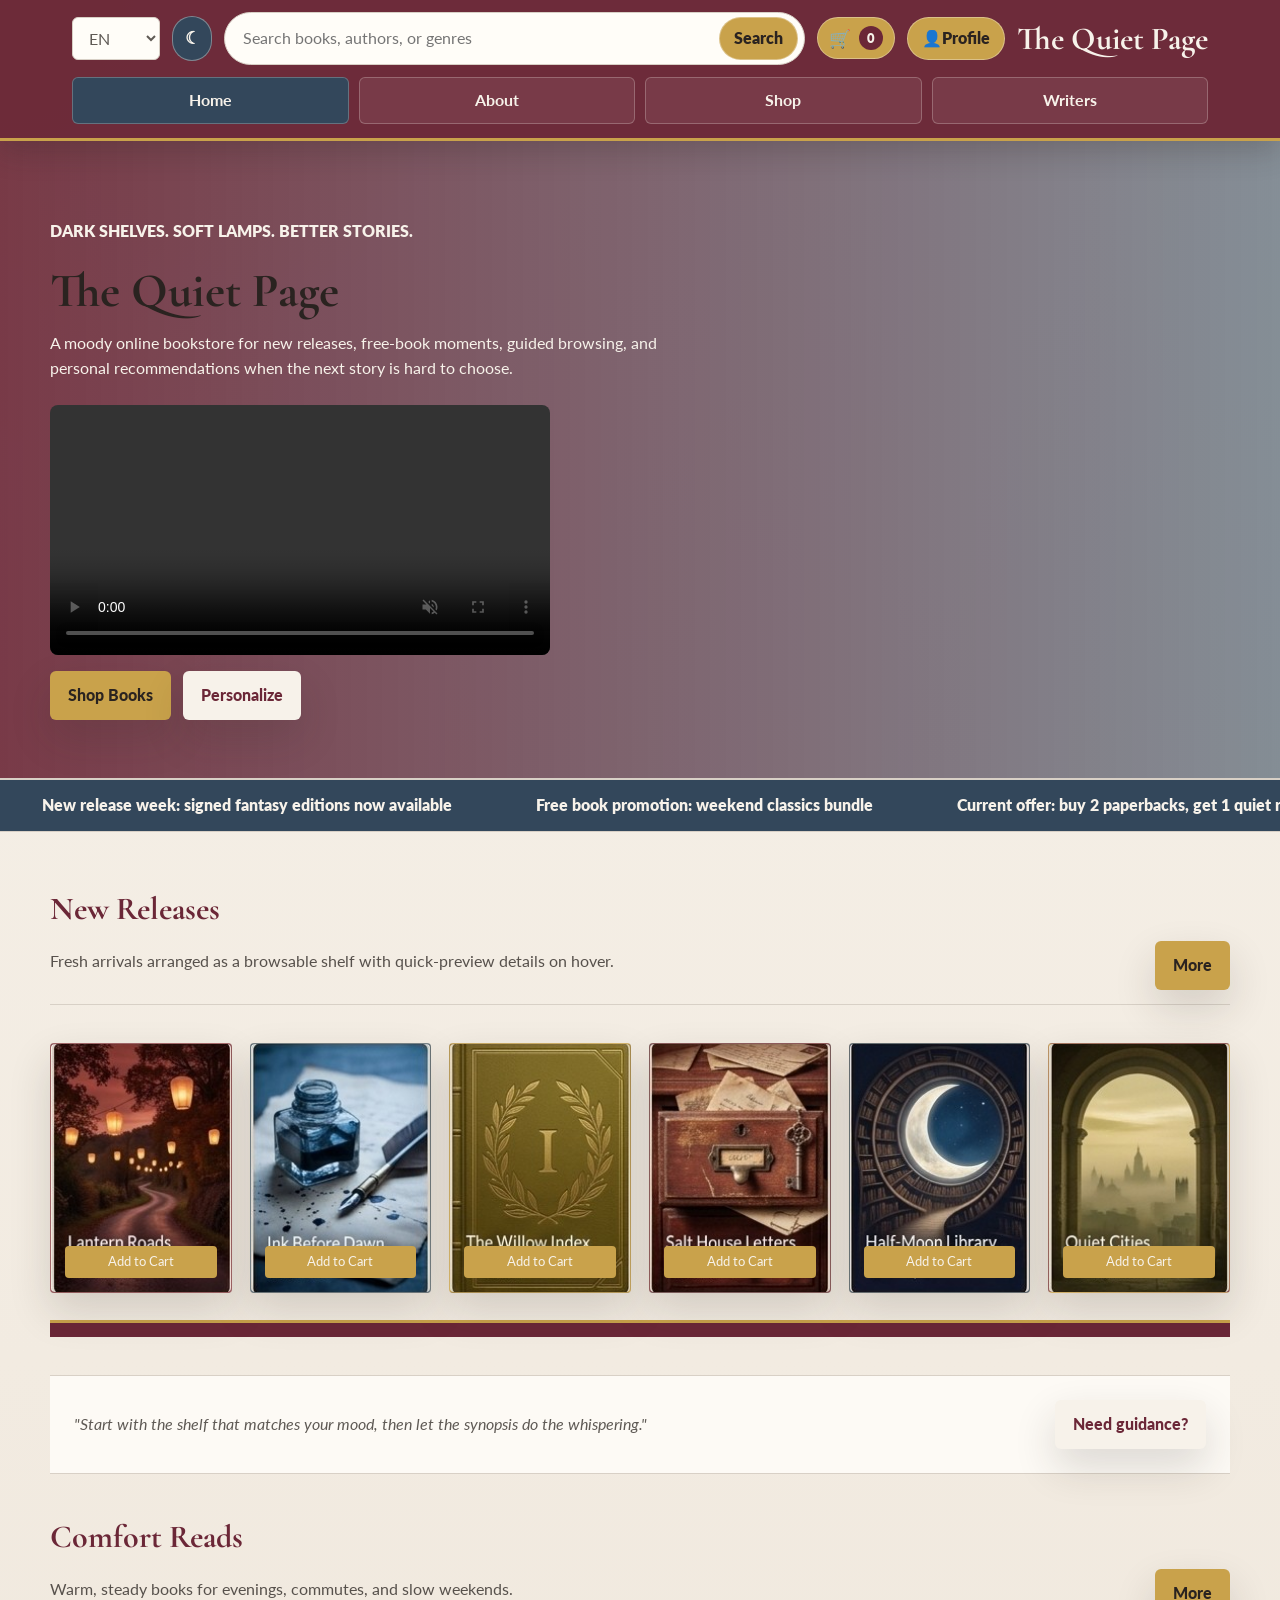
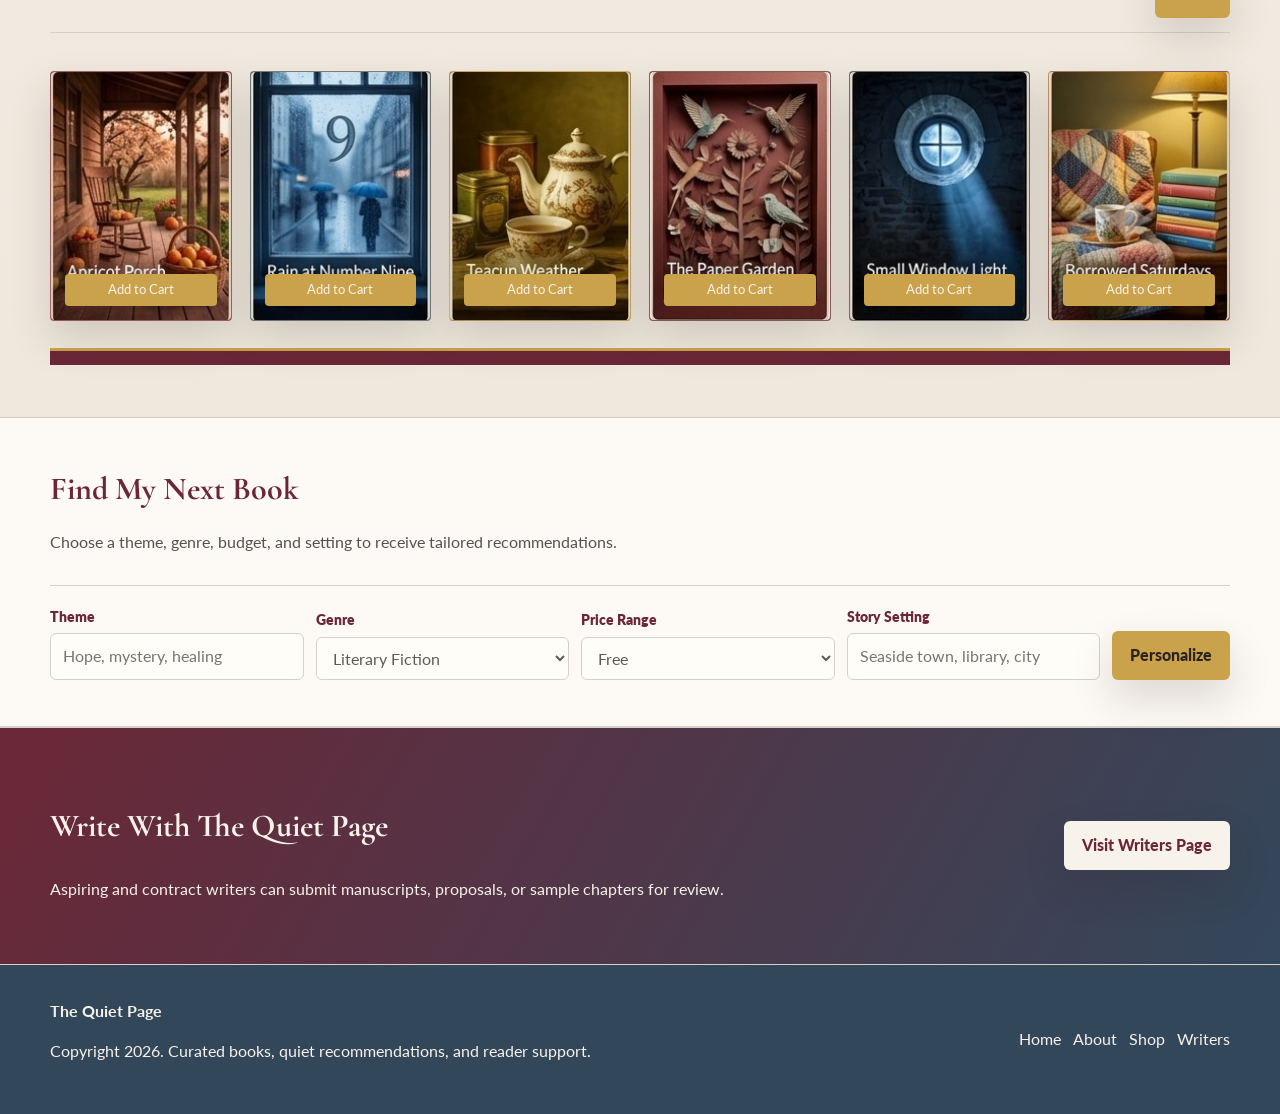
<file: index.html>
<!doctype html>
<html lang="en">
<head>
  <meta charset="utf-8">
  <meta name="viewport" content="width=device-width, initial-scale=1">
  <title>The Quiet Page - Home</title>
  <link rel="stylesheet" href="quietpage.css">
</head>
<body>
  <header class="site-header">
    <div class="utility-bar">
      <select class="language-select" aria-label="Language selector">
        <option>EN</option>
        <option>BM</option>
        <option>ZH</option>
      </select>
      <button class="theme-toggle" type="button" aria-label="Switch dark or light mode">&#9790;</button>
      <form class="search-wrap" role="search">
        <input type="search" placeholder="Search books, authors, or genres" aria-label="Search books, authors, or genres">
        <button type="submit" aria-label="Search">Search</button>
      </form>
      <a class="cart-button" href="cart.html" aria-label="Shopping cart"><span class="cart-icon" aria-hidden="true">&#128722;</span><span class="cart-count">2</span></a>
      <a class="icon-button profile-link" href="profile.html" aria-label="User profile">&#128100;Profile</a>
      <a class="logo" href="the-quiet-page-wireframe.html" aria-label="The Quiet Page home">The Quiet Page</a>
    </div>
    <nav class="main-nav" aria-label="Primary navigation">
      <a class="active" href="the-quiet-page-wireframe.html">Home</a>
      <a href="about.html">About</a>
      <a href="shop.html">Shop</a>
      <a href="writers.html">Writers</a>
    </nav>
  </header>

  <main>
    <section class="hero">
      <div class="hero-inner">
        <p class="eyebrow">Dark shelves. Soft lamps. Better stories.</p>
        <h1>The Quiet Page</h1>
        <p>A moody online bookstore for new releases, free-book moments, guided browsing, and personal recommendations when the next story is hard to choose.</p>
        <video src="video/reading.mp4"controls autoplay muted loop width="600"></video>
        <div class="hero-actions">
          <a class="button" href="shop.html">Shop Books</a>
          <a class="button secondary" href="#personalize">Personalize</a>
        </div>
      </div>
    </section>

    <section class="ticker" aria-label="Auto-scrolling banner">
      <div class="ticker-track">
        <span>New release week: signed fantasy editions now available</span>
        <span>Free book promotion: weekend classics bundle</span>
        <span>Current offer: buy 2 paperbacks, get 1 quiet read free</span>
        <span>Writer spotlight: submit your short story collection</span>
        <span>New release week: signed fantasy editions now available</span>
        <span>Free book promotion: weekend classics bundle</span>
        <span>Current offer: buy 2 paperbacks, get 1 quiet read free</span>
        <span>Writer spotlight: submit your short story collection</span>
      </div>
    </section>

    <section class="page-section">
      <div class="section-heading">
        <div>
          <h2>New Releases</h2>
          <p>Fresh arrivals arranged as a browsable shelf with quick-preview details on hover.</p>
        </div>
        <a class="button" href="shop.html">More</a>
      </div>
      <div class="shelf">
        <article class="book" tabindex="0">
          <div class="popup"><h3>Lantern Roads</h3><p>A reflective road novel about friendship, travel, and finding home slowly.</p><strong>Rating: 4.7 / 5</strong></div>
          <div class="cover">
            <img src="image/LR.jpg" alt="Lantern Roads book cover">
            <strong>Lantern Roads</strong><small>Mira Vale</small>
            <button class="add-cart" data-book="Lantern Roads">Add to Cart</button>
          </div>
        </article>
        <article class="book" tabindex="0">
          <div class="popup"><h3>Ink Before Dawn</h3><p>A literary mystery set inside a small-town print shop.</p><strong>Rating: 4.5 / 5</strong></div>
          <div class="cover">
            <img src="image/IBD 2.jpg" alt="Ink Before Dawn">
            <strong>Ink Before Dawn</strong><small>Noah Bell</small>
            <button class="add-cart" data-book="Ink Before Dawn">Add to Cart</button>
          </div>
        </article>
        <article class="book" tabindex="0">
          <div class="popup"><h3>The Willow Index</h3><p>Soft science fiction about memory archives and second chances.</p><strong>Rating: 4.8 / 5</strong></div>
          <div class="cover">
            <img src="image/TWI 3.jpg" alt="The Willow Index">
            <strong>The Willow Index</strong><small>Ari Chen</small>
            <button class="add-cart" data-book="The Willow Index">Add to Cart</button>
          </div>
        </article>
        <article class="book" tabindex="0">
          <div class="popup"><h3>Salt House Letters</h3><p>Letters from a seaside family reveal a hidden inheritance.</p><strong>Rating: 4.4 / 5</strong></div>
          <div class="cover">
             <img src="image/SHL 4.jpg" alt="Salt House Letters">
            <strong>Salt House Letters</strong><small>Elena Moor</small>
            <button class="add-cart" data-book="Salt House Letters">Add to Cart</button>
          </div>
        </article>
        <article class="book" tabindex="0">
          <div class="popup"><h3>Half-Moon Library</h3><p>A cozy fantasy about a librarian who lends impossible books.</p><strong>Rating: 4.9 / 5</strong></div>
          <div class="cover">
            <img src="image/HML 5.jpg" alt="Half-Moon Library">
            <strong>Half-Moon Library</strong><small>Jun Harper</small>
            <button class="add-cart" data-book="Half-Moon Library">Add to Cart</button>
          </div>
        </article>
        <article class="book" tabindex="0">
          <div class="popup"><h3>Quiet Cities</h3><p>Essays on solitude, architecture, and places made for thought.</p><strong>Rating: 4.6 / 5</strong></div>
          <div class="cover">
            <img src="image/QC 6.jpg" alt="Quiet Cities">
            <strong>Quiet Cities</strong><small>Samira Holt</small>
            <button class="add-cart" data-book="Quiet Cities">Add to Cart</button>
          </div>
        </article>
      </div>

      <div class="quote-band">
        <p>"Start with the shelf that matches your mood, then let the synopsis do the whispering."</p>
        <a class="button secondary" href="#personalize">Need guidance?</a>
      </div>

      <div class="section-heading">
        <div>
          <h2>Comfort Reads</h2>
          <p>Warm, steady books for evenings, commutes, and slow weekends.</p>
        </div>
        <a class="button" href="shop.html">More</a>
      </div>
      <div class="shelf">
        <article class="book" tabindex="0">
          <div class="popup"><h3>Apricot Porch</h3><p>A gentle family story about recipes, letters, and reconciliation.</p><strong>Rating: 4.6 / 5</strong></div>
          <div class="cover">
            <img src="image/AP 7.jpg" alt="Apricot Porch">
            <strong>Apricot Porch</strong><small>Lina Park</small>
            <button class="add-cart" data-book="Apricot Porch">Add to Cart</button>
          </div>
        </article>
        <article class="book" tabindex="0">
          <div class="popup"><h3>Rain at Number Nine</h3><p>A neighborly romance that begins with a borrowed umbrella.</p><strong>Rating: 4.3 / 5</strong></div>
          <div class="cover">
            <img src="image/RANN 8.jpg" alt="Rain at Number Nine">
            <strong>Rain at Number Nine</strong><small>Owen Reed</small>
            <button class="add-cart" data-book="Rain at Number Nine">Add to Cart</button>
          </div>
        </article>
        <article class="book" tabindex="0">
          <div class="popup"><h3>Teacup Weather</h3><p>Short stories for quiet afternoons and second cups.</p><strong>Rating: 4.5 / 5</strong></div>
          <div class="cover">
            <img src="image/TW 9.jpg" alt="Teacup Weather">
            <strong>Teacup Weather</strong><small>Nadia Kim</small>
            <button class="add-cart" data-book="Teacup Weather">Add to Cart</button>
          </div>
        </article>
        <article class="book" tabindex="0">
          <div class="popup"><h3>The Paper Garden</h3><p>A retired botanist starts a community library in her greenhouse.</p><strong>Rating: 4.8 / 5</strong></div>
          <div class="cover">
            <img src="image/TPG 10.jpg" alt="The Paper Garden">
            <strong>The Paper Garden</strong><small>Vera Lyle</small>
            <button class="add-cart" data-book="The Paper Garden">Add to Cart</button>
          </div>
        </article>
        <article class="book" tabindex="0">
          <div class="popup"><h3>Small Window Light</h3><p>Poems about rooms, rituals, and ordinary courage.</p><strong>Rating: 4.4 / 5</strong></div>
          <div class="cover">
            <img src="image/SWL 11.jpg" alt="Small Window Light">
            <strong>Small Window Light</strong><small>Iman Fox</small>
            <button class="add-cart" data-book="Small Window Light">Add to Cart</button>
          </div>
        </article>
        <article class="book" tabindex="0">
          <div class="popup"><h3>Borrowed Saturdays</h3><p>A book club comedy about late returns and new beginnings.</p><strong>Rating: 4.2 / 5</strong></div>
          <div class="cover">
            <img src="image/BS 12.png" alt="Small Window Light">
            <strong>Borrowed Saturdays</strong><small>Cal Dean</small>
            <button class="add-cart" data-book="Borrowed Saturdays">Add to Cart</button>
          </div>
        </article>
      </div>
    </section>

    <section class="personalize-panel" id="personalize">
      <div class="panel-inner">
        <div class="section-heading">
          <div>
            <h2>Find My Next Book</h2>
            <p>Choose a theme, genre, budget, and setting to receive tailored recommendations.</p>
          </div>
        </div>
        <form class="form-grid">
          <div class="field">
            <label for="theme">Theme</label>
            <input id="theme" placeholder="Hope, mystery, healing">
          </div>
          <div class="field">
            <label for="genre">Genre</label>
            <select id="genre">
              <option>Literary Fiction</option>
              <option>Fantasy</option>
              <option>Mystery</option>
              <option>Romance</option>
            </select>
          </div>
          <div class="field">
            <label for="price">Price Range</label>
            <select id="price">
              <option>Free</option>
              <option>Under $15</option>
              <option>$15 - $30</option>
              <option>$30+</option>
            </select>
          </div>
          <div class="field">
            <label for="setting">Story Setting</label>
            <input id="setting" placeholder="Seaside town, library, city">
          </div>
          <button class="button" type="submit">Personalize</button>
        </form>
      </div>
    </section>

    <section class="writer-callout">
      <div class="panel-inner">
        <div>
          <h2>Write With The Quiet Page</h2>
          <p>Aspiring and contract writers can submit manuscripts, proposals, or sample chapters for review.</p>
        </div>
        <a class="button secondary" href="writers.html">Visit Writers Page</a>
      </div>
    </section>
  </main>

  <footer class="site-footer">
    <div class="footer-inner">
      <div>
        <strong>The Quiet Page</strong>
        <p>Copyright 2026. Curated books, quiet recommendations, and reader support.</p>
      </div>
      <div class="footer-links">
        <a href="the-quiet-page-wireframe.html">Home</a>
        <a href="about.html">About</a>
        <a href="shop.html">Shop</a>
        <a href="writers.html">Writers</a>
      </div>
    </div>
  </footer>

  <button class="back-top" type="button" aria-label="Back to top">Top</button>
  <script src="quietpage.js"></script>
</body>
</html>
</file>
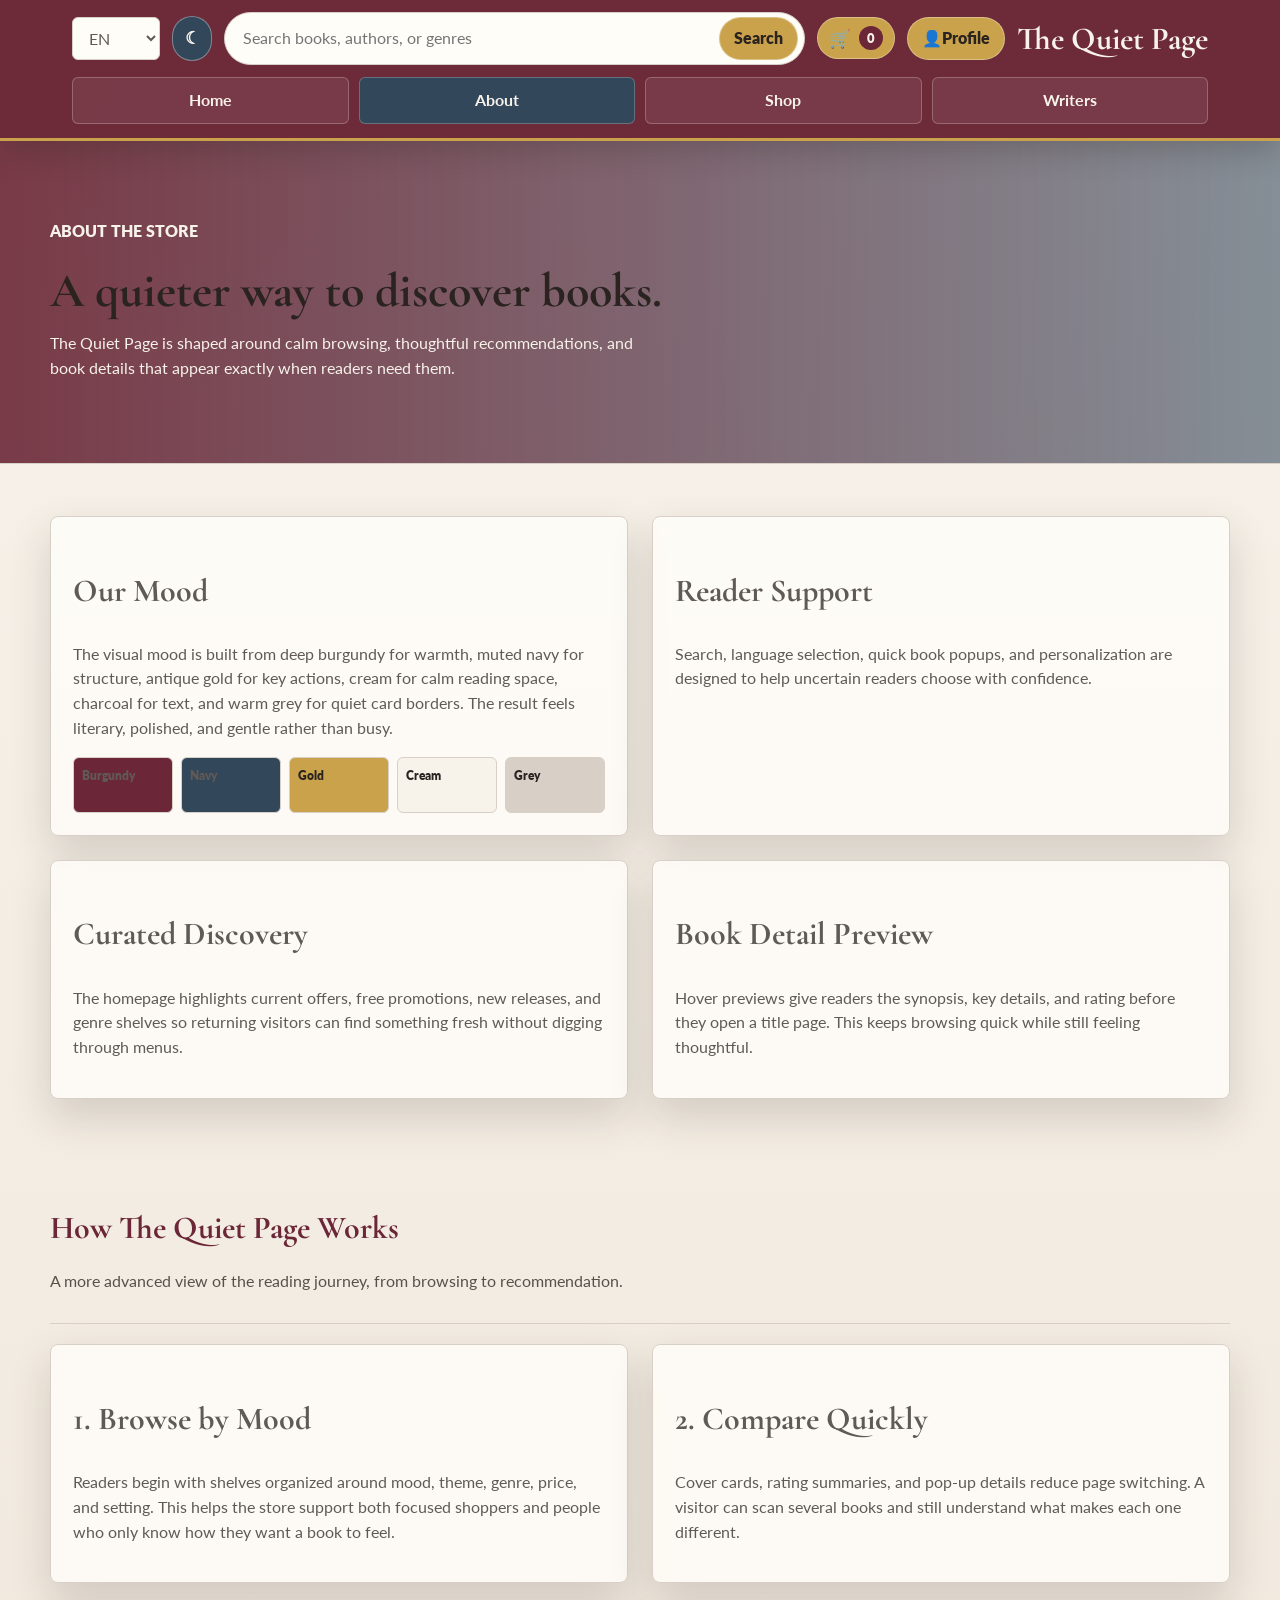
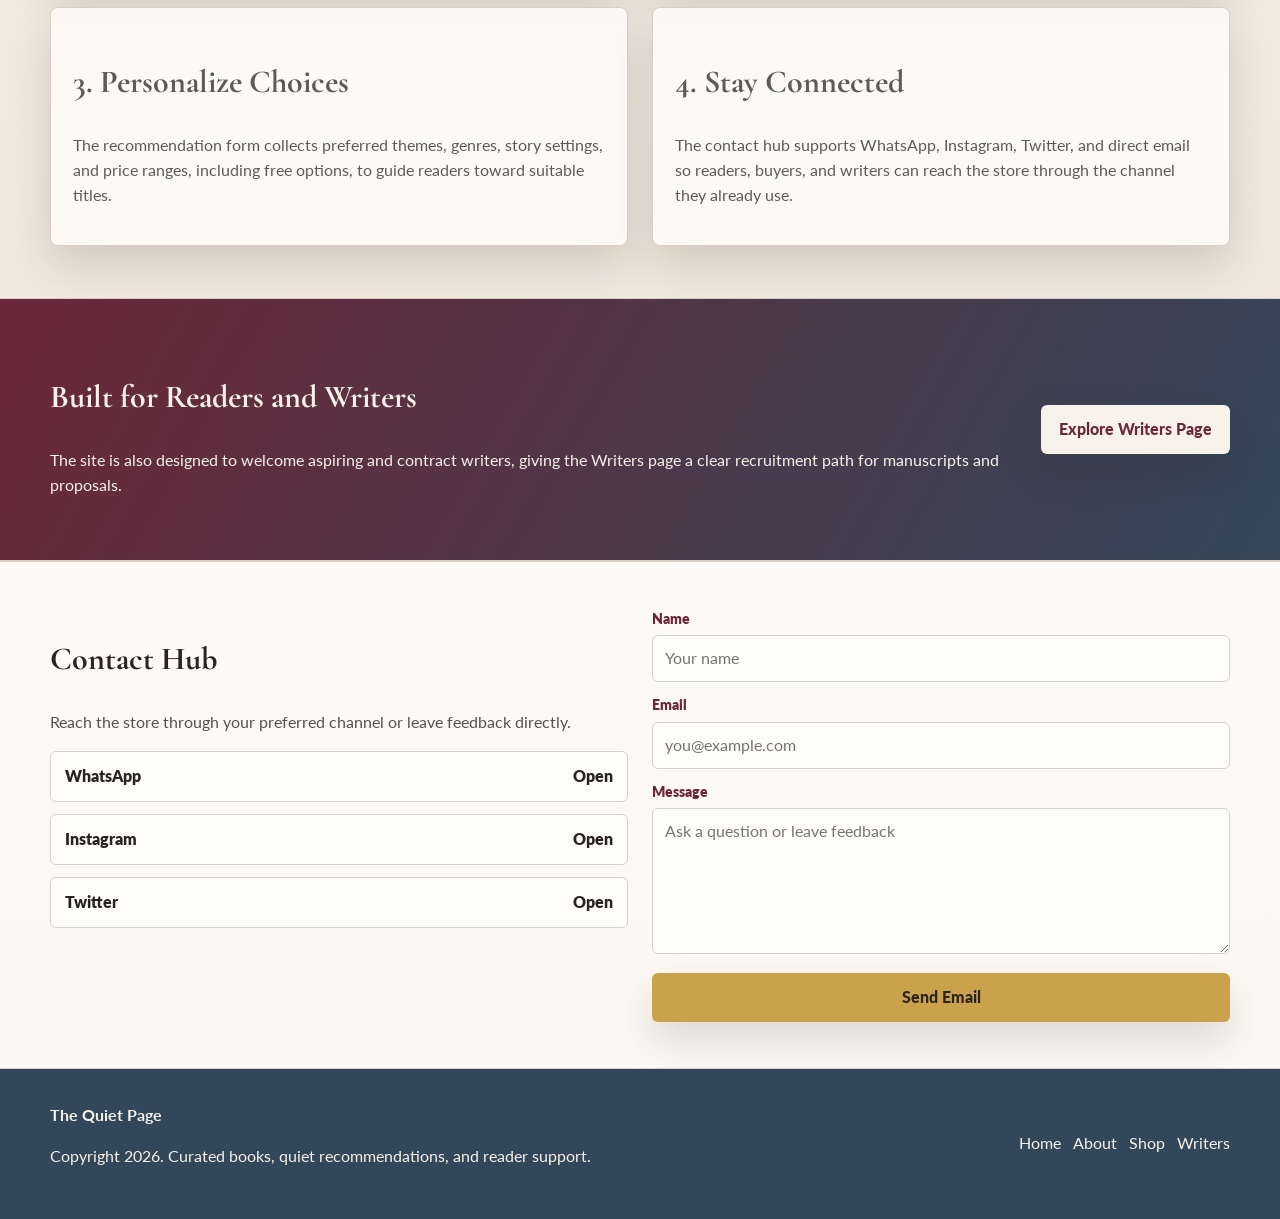
<file: about.html>
<!doctype html>
<html lang="en">
<head>
  <meta charset="utf-8">
  <meta name="viewport" content="width=device-width, initial-scale=1">
  <title>The Quiet Page - About</title>
  <link rel="stylesheet" href="quietpage.css">
</head>
<body>
  <header class="site-header">
    <div class="utility-bar">
      <select class="language-select" aria-label="Language selector"><option>EN</option><option>BM</option><option>ZH</option></select>
      <button class="theme-toggle" type="button" aria-label="Switch dark or light mode">&#9790;</button>
      <form class="search-wrap" role="search"><input type="search" placeholder="Search books, authors, or genres" aria-label="Search books, authors, or genres"><button type="submit">Search</button></form>
      <a class="cart-button" href="cart.html" aria-label="Shopping cart"><span class="cart-icon" aria-hidden="true">&#128722;</span><span class="cart-count">2</span></a>
      <a class="icon-button profile-link" href="profile.html" aria-label="User profile">&#128100;Profile</a>
      <a class="logo" href="the-quiet-page-wireframe.html">The Quiet Page</a>
    </div>
    <nav class="main-nav">
      <a href="the-quiet-page-wireframe.html">Home</a>
      <a class="active" href="about.html">About</a>
      <a href="shop.html">Shop</a>
      <a href="writers.html">Writers</a>
    </nav>
  </header>

  <main>
    <section class="page-hero">
      <div class="hero-inner">
        <p class="eyebrow">About the store</p>
        <h1>A quieter way to discover books.</h1>
        <p>The Quiet Page is shaped around calm browsing, thoughtful recommendations, and book details that appear exactly when readers need them.</p>
      </div>
    </section>

    <section class="page-section">
      <div class="content-grid">
        <article class="content-card">
          <h2>Our Mood</h2>
          <p>The visual mood is built from deep burgundy for warmth, muted navy for structure, antique gold for key actions, cream for calm reading space, charcoal for text, and warm grey for quiet card borders. The result feels literary, polished, and gentle rather than busy.</p>
          <div class="palette-strip" aria-label="The Quiet Page color palette">
            <span class="swatch primary">Burgundy</span>
            <span class="swatch secondary">Navy</span>
            <span class="swatch accent">Gold</span>
            <span class="swatch cream">Cream</span>
            <span class="swatch neutral">Grey</span>
          </div>
        </article>
        <article class="content-card">
          <h2>Reader Support</h2>
          <p>Search, language selection, quick book popups, and personalization are designed to help uncertain readers choose with confidence.</p>
        </article>
        <article class="content-card">
          <h2>Curated Discovery</h2>
          <p>The homepage highlights current offers, free promotions, new releases, and genre shelves so returning visitors can find something fresh without digging through menus.</p>
        </article>
        <article class="content-card">
          <h2>Book Detail Preview</h2>
          <p>Hover previews give readers the synopsis, key details, and rating before they open a title page. This keeps browsing quick while still feeling thoughtful.</p>
        </article>
      </div>
    </section>

    <section class="page-section">
      <div class="section-heading">
        <div>
          <h2>How The Quiet Page Works</h2>
          <p>A more advanced view of the reading journey, from browsing to recommendation.</p>
        </div>
      </div>
      <div class="content-grid">
        <article class="content-card">
          <h2>1. Browse by Mood</h2>
          <p>Readers begin with shelves organized around mood, theme, genre, price, and setting. This helps the store support both focused shoppers and people who only know how they want a book to feel.</p>
        </article>
        <article class="content-card">
          <h2>2. Compare Quickly</h2>
          <p>Cover cards, rating summaries, and pop-up details reduce page switching. A visitor can scan several books and still understand what makes each one different.</p>
        </article>
        <article class="content-card">
          <h2>3. Personalize Choices</h2>
          <p>The recommendation form collects preferred themes, genres, story settings, and price ranges, including free options, to guide readers toward suitable titles.</p>
        </article>
        <article class="content-card">
          <h2>4. Stay Connected</h2>
          <p>The contact hub supports WhatsApp, Instagram, Twitter, and direct email so readers, buyers, and writers can reach the store through the channel they already use.</p>
        </article>
      </div>
    </section>

    <section class="writer-callout">
      <div class="panel-inner">
        <div>
          <h2>Built for Readers and Writers</h2>
          <p>The site is also designed to welcome aspiring and contract writers, giving the Writers page a clear recruitment path for manuscripts and proposals.</p>
        </div>
        <a class="button secondary" href="writers.html">Explore Writers Page</a>
      </div>
    </section>

    <section class="contact-section">
      <div class="panel-inner contact-grid">
        <div>
          <h2>Contact Hub</h2>
          <p>Reach the store through your preferred channel or leave feedback directly.</p>
          <div class="social-list">
            <a href="#">WhatsApp <span>Open</span></a>
            <a href="#">Instagram <span>Open</span></a>
            <a href="#">Twitter <span>Open</span></a>
          </div>
        </div>
        <form class="email-form">
          <div class="field"><label for="name">Name</label><input id="name" placeholder="Your name"></div>
          <div class="field"><label for="email">Email</label><input id="email" type="email" placeholder="you@example.com"></div>
          <div class="field"><label for="message">Message</label><textarea id="message" rows="5" placeholder="Ask a question or leave feedback"></textarea></div>
          <button class="button" type="submit">Send Email</button>
        </form>
      </div>
    </section>
  </main>

  <footer class="site-footer">
    <div class="footer-inner">
      <div><strong>The Quiet Page</strong><p>Copyright 2026. Curated books, quiet recommendations, and reader support.</p></div>
      <div class="footer-links"><a href="the-quiet-page-wireframe.html">Home</a><a href="about.html">About</a><a href="shop.html">Shop</a><a href="writers.html">Writers</a></div>
    </div>
  </footer>
  <button class="back-top" type="button">Top</button>
  <script src="quietpage.js"></script>
</body>
</html>
</file>
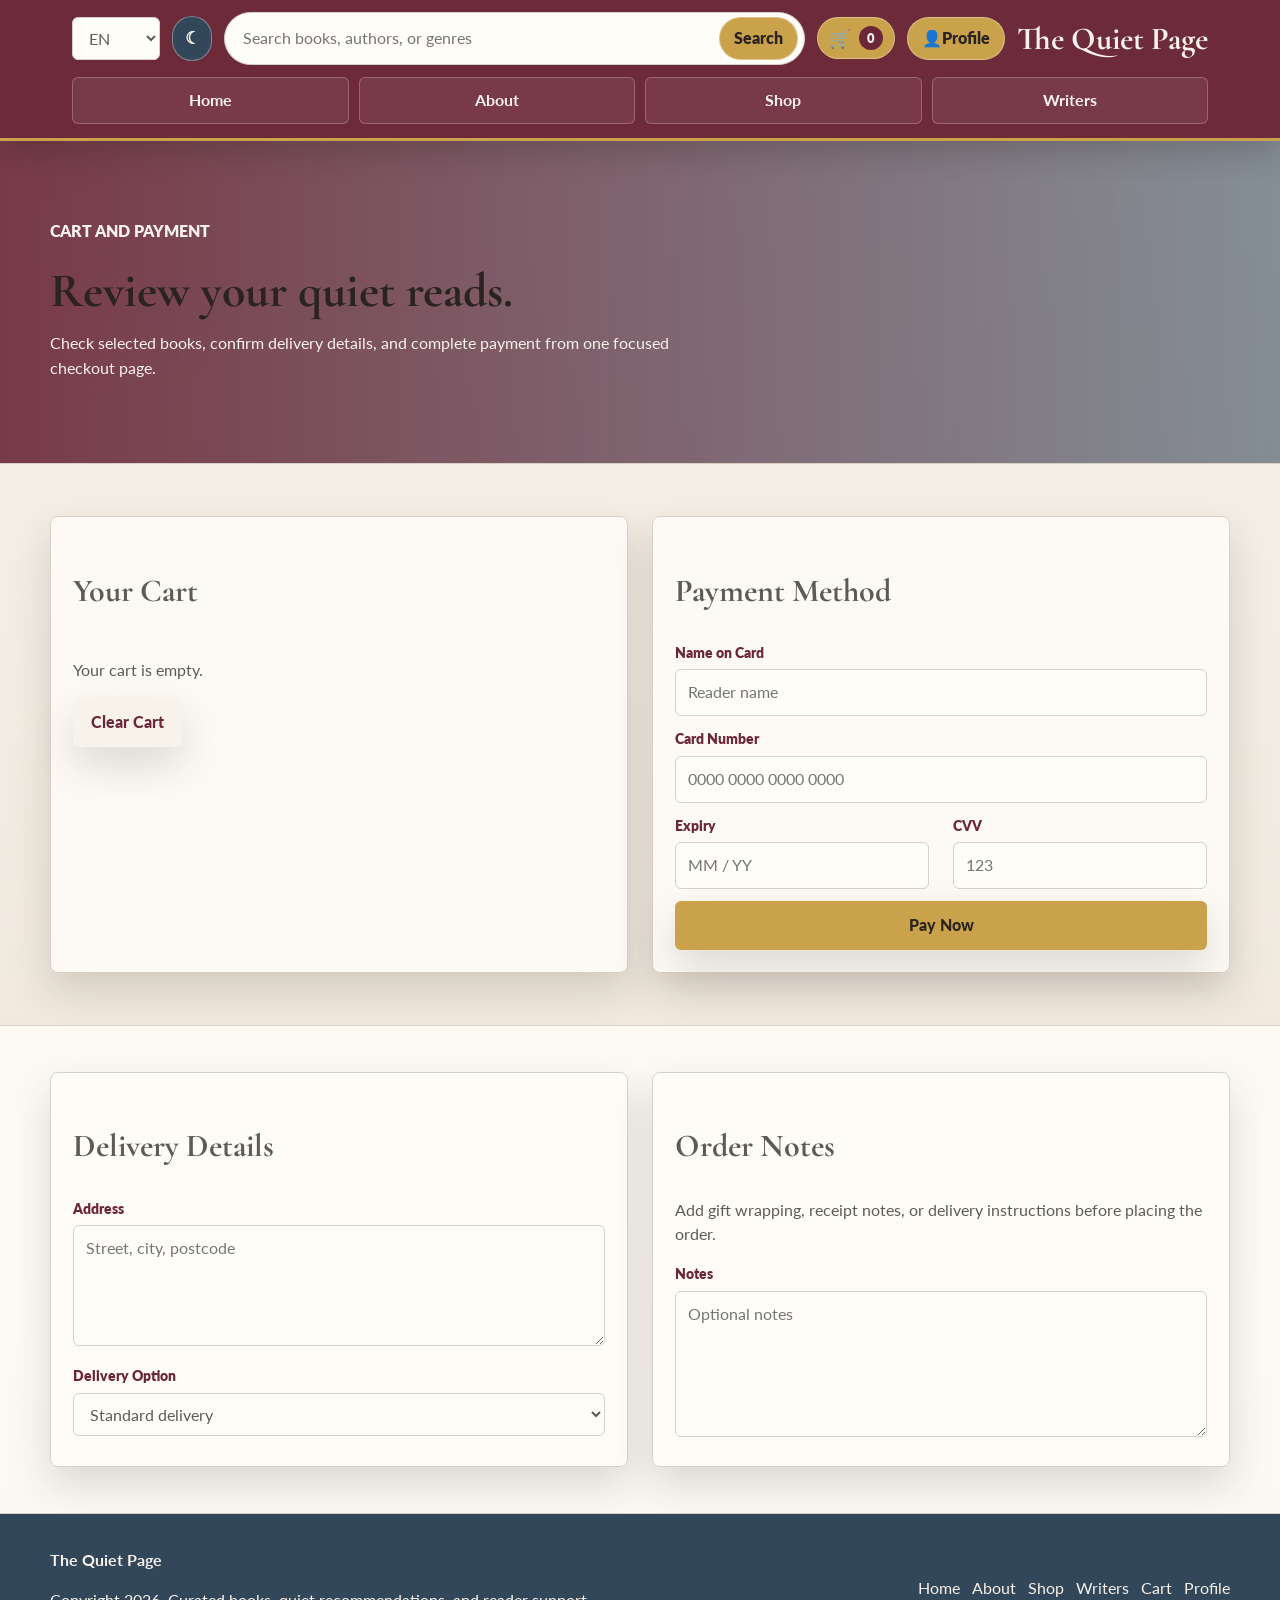
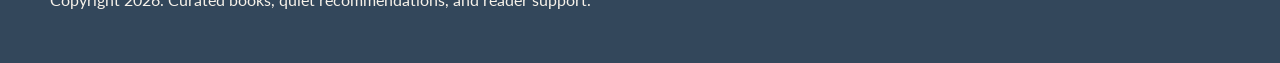
<file: cart.html>
<!doctype html>
<html lang="en">
<head>
  <meta charset="utf-8">
  <meta name="viewport" content="width=device-width, initial-scale=1">
  <title>The Quiet Page - Cart & Payment</title>
  <link rel="stylesheet" href="quietpage.css">
</head>
<body>
  <header class="site-header">
    <div class="utility-bar">
      <select class="language-select" aria-label="Language selector"><option>EN</option><option>BM</option><option>ZH</option></select>
      <button class="theme-toggle" type="button" aria-label="Switch dark or light mode">&#9790;</button>
      <form class="search-wrap" role="search"><input type="search" placeholder="Search books, authors, or genres" aria-label="Search books, authors, or genres"><button type="submit">Search</button></form>
      <a class="cart-button" href="cart.html" aria-label="Shopping cart"><span class="cart-icon" aria-hidden="true">&#128722;</span><span class="cart-count">2</span></a>
      <a class="icon-button profile-link" href="profile.html" aria-label="User profile">&#128100;Profile</a>
      <a class="logo" href="the-quiet-page-wireframe.html">The Quiet Page</a>
    </div>
    <nav class="main-nav">
      <a href="the-quiet-page-wireframe.html">Home</a>
      <a href="about.html">About</a>
      <a href="shop.html">Shop</a>
      <a href="writers.html">Writers</a>
    </nav>
  </header>

  <main>
    <section class="page-hero">
      <div class="hero-inner">
        <p class="eyebrow">Cart and payment</p>
        <h1>Review your quiet reads.</h1>
        <p>Check selected books, confirm delivery details, and complete payment from one focused checkout page.</p>
      </div>
    </section>

    <section class="page-section">
      <div class="content-grid">
        <article class="content-card">
          <h2>Your Cart</h2>
         <ul class="summary-list" id="cart-list">
         </ul>
         <button class="button secondary" id="clear-cart">Clear Cart</button>
        </article>

        <article class="content-card">
          <h2>Payment Method</h2>
          <form class="email-form">
            <div class="field"><label for="card-name">Name on Card</label><input id="card-name" placeholder="Reader name"></div>
            <div class="field"><label for="card-number">Card Number</label><input id="card-number" placeholder="0000 0000 0000 0000"></div>
            <div class="content-grid">
              <div class="field"><label for="expiry">Expiry</label><input id="expiry" placeholder="MM / YY"></div>
              <div class="field"><label for="cvv">CVV</label><input id="cvv" placeholder="123"></div>
            </div>
            <button class="button" type="submit">Pay Now</button>
          </form>
        </article>
      </div>
    </section>

    <section class="contact-section">
      <div class="panel-inner content-grid">
        <article class="content-card">
          <h2>Delivery Details</h2>
          <form class="email-form">
            <div class="field"><label for="address">Address</label><textarea id="address" rows="4" placeholder="Street, city, postcode"></textarea></div>
            <div class="field"><label for="delivery">Delivery Option</label><select id="delivery"><option>Standard delivery</option><option>Express delivery</option><option>Store pickup</option></select></div>
          </form>
        </article>
        <article class="content-card">
          <h2>Order Notes</h2>
          <p>Add gift wrapping, receipt notes, or delivery instructions before placing the order.</p>
          <div class="field"><label for="notes">Notes</label><textarea id="notes" rows="5" placeholder="Optional notes"></textarea></div>
        </article>
      </div>
    </section>
  </main>

  <footer class="site-footer">
    <div class="footer-inner">
      <div><strong>The Quiet Page</strong><p>Copyright 2026. Curated books, quiet recommendations, and reader support.</p></div>
      <div class="footer-links"><a href="the-quiet-page-wireframe.html">Home</a><a href="about.html">About</a><a href="shop.html">Shop</a><a href="writers.html">Writers</a><a href="cart.html">Cart</a><a href="profile.html">Profile</a></div>
    </div>
  </footer>
  <button class="back-top" type="button">Top</button>
  <script src="quietpage.js"></script>
</body>
</html>
</file>
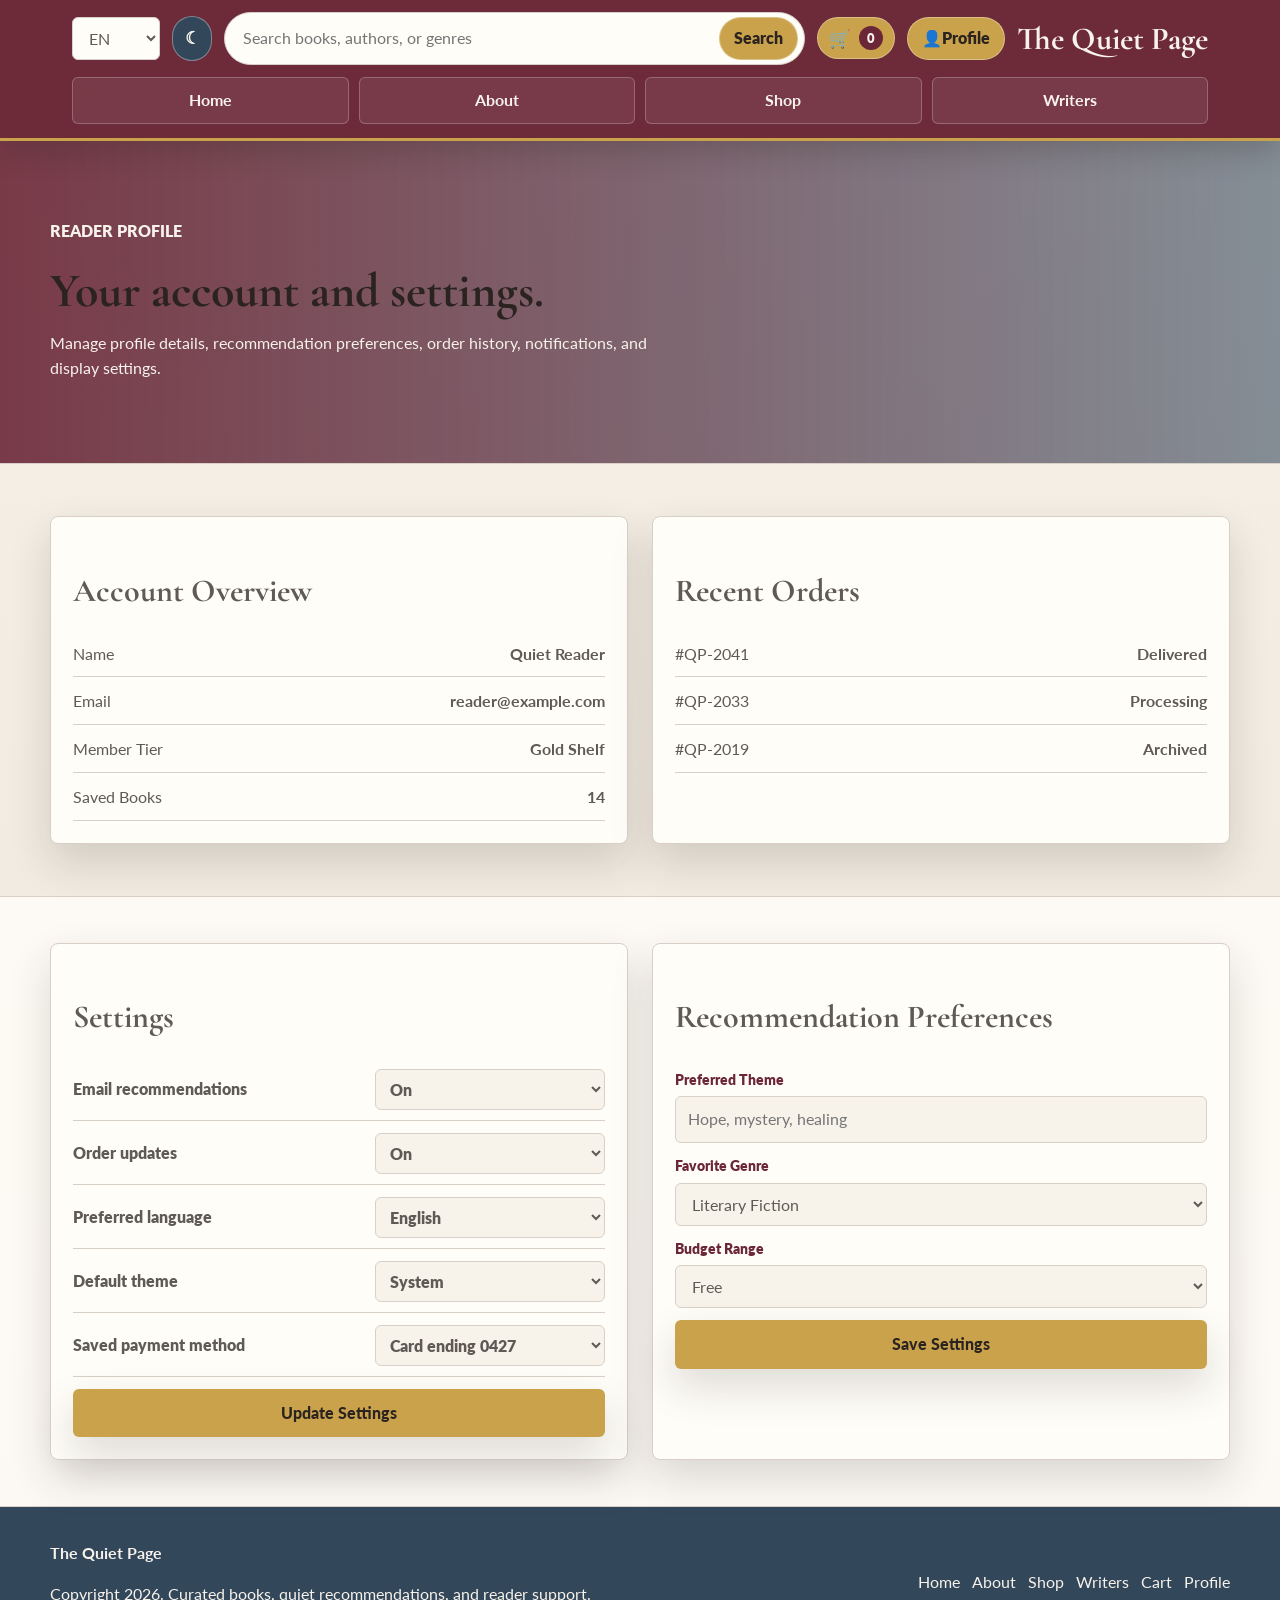
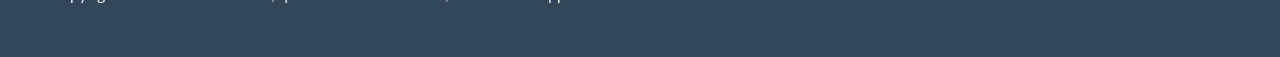
<file: profile.html>
<!doctype html>
<html lang="en">
<head>
  <meta charset="utf-8">
  <meta name="viewport" content="width=device-width, initial-scale=1">
  <title>The Quiet Page - Profile</title>
  <link rel="stylesheet" href="quietpage.css">
</head>
<body>
  <header class="site-header">
    <div class="utility-bar">
      <select class="language-select" aria-label="Language selector"><option>EN</option><option>BM</option><option>ZH</option></select>
      <button class="theme-toggle" type="button" aria-label="Switch dark or light mode">&#9790;</button>
      <form class="search-wrap" role="search"><input type="search" placeholder="Search books, authors, or genres" aria-label="Search books, authors, or genres"><button type="submit">Search</button></form>
      <a class="cart-button" href="cart.html" aria-label="Shopping cart"><span class="cart-icon" aria-hidden="true">&#128722;</span><span class="cart-count">2</span></a>
      <a class="icon-button profile-link" href="profile.html" aria-label="User profile">&#128100;Profile</a>
      <a class="logo" href="the-quiet-page-wireframe.html">The Quiet Page</a>
    </div>
    <nav class="main-nav">
      <a href="the-quiet-page-wireframe.html">Home</a>
      <a href="about.html">About</a>
      <a href="shop.html">Shop</a>
      <a href="writers.html">Writers</a>
    </nav>
  </header>

  <main>
    <section class="page-hero">
      <div class="hero-inner">
        <p class="eyebrow">Reader profile</p>
        <h1>Your account and settings.</h1>
        <p>Manage profile details, recommendation preferences, order history, notifications, and display settings.</p>
      </div>
    </section>

    <section class="page-section">
      <div class="content-grid">
        <article class="content-card profile-card">
          <h2>Account Overview</h2>
          <ul class="summary-list">
            <li><span>Name</span><strong>Quiet Reader</strong></li>
            <li><span>Email</span><strong>reader@example.com</strong></li>
            <li><span>Member Tier</span><strong>Gold Shelf</strong></li>
            <li><span>Saved Books</span><strong>14</strong></li>
          </ul>
        </article>

        <article class="content-card profile-card">
          <h2>Recent Orders</h2>
          <ul class="summary-list">
            <li><span>#QP-2041</span><strong>Delivered</strong></li>
            <li><span>#QP-2033</span><strong>Processing</strong></li>
            <li><span>#QP-2019</span><strong>Archived</strong></li>
          </ul>
        </article>
      </div>
    </section>

    <section class="contact-section">
      <div class="panel-inner content-grid">
        <article class="content-card profile-card">
          <h2>Settings</h2>
          <form class="settings-form">
            <label class="setting-option" for="email-recommendations">
              <span>Email recommendations</span>
              <select id="email-recommendations"><option>On</option><option>Off</option></select>
            </label>
            <label class="setting-option" for="order-updates">
              <span>Order updates</span>
              <select id="order-updates"><option>On</option><option>Off</option></select>
            </label>
            <label class="setting-option" for="preferred-language">
              <span>Preferred language</span>
              <select id="preferred-language"><option>English</option><option>Malay</option><option>Chinese</option></select>
            </label>
            <label class="setting-option" for="default-theme">
              <span>Default theme</span>
              <select id="theme-select"><option value="system">System</option><option value="light">Light</option><option value="dark">Dark</option></select>
            </label>
            <label class="setting-option" for="saved-payment">
              <span>Saved payment method</span>
              <select id="saved-payment"><option>Card ending 0427</option><option>PayPal</option><option>None</option></select>
            </label>
            <button class="button" type="submit">Update Settings</button>
          </form>
        </article>

        <article class="content-card profile-card">
          <h2>Recommendation Preferences</h2>
          <form class="email-form">
            <div class="field"><label for="profile-theme">Preferred Theme</label><input id="profile-theme" placeholder="Hope, mystery, healing"></div>
            <div class="field"><label for="profile-genre">Favorite Genre</label><select id="profile-genre"><option>Literary Fiction</option><option>Fantasy</option><option>Mystery</option><option>Romance</option></select></div>
            <div class="field"><label for="profile-budget">Budget Range</label><select id="profile-budget"><option>Free</option><option>Under $15</option><option>$15 - $30</option><option>$30+</option></select></div>
            <button class="button" type="submit">Save Settings</button>
          </form>
        </article>
      </div>
    </section>
  </main>

  <footer class="site-footer">
    <div class="footer-inner">
      <div><strong>The Quiet Page</strong><p>Copyright 2026. Curated books, quiet recommendations, and reader support.</p></div>
      <div class="footer-links"><a href="the-quiet-page-wireframe.html">Home</a><a href="about.html">About</a><a href="shop.html">Shop</a><a href="writers.html">Writers</a><a href="cart.html">Cart</a><a href="profile.html">Profile</a></div>
    </div>
  </footer>
  <button class="back-top" type="button">Top</button>
  <script src="quietpage.js"></script>
</body>
</html>
</file>
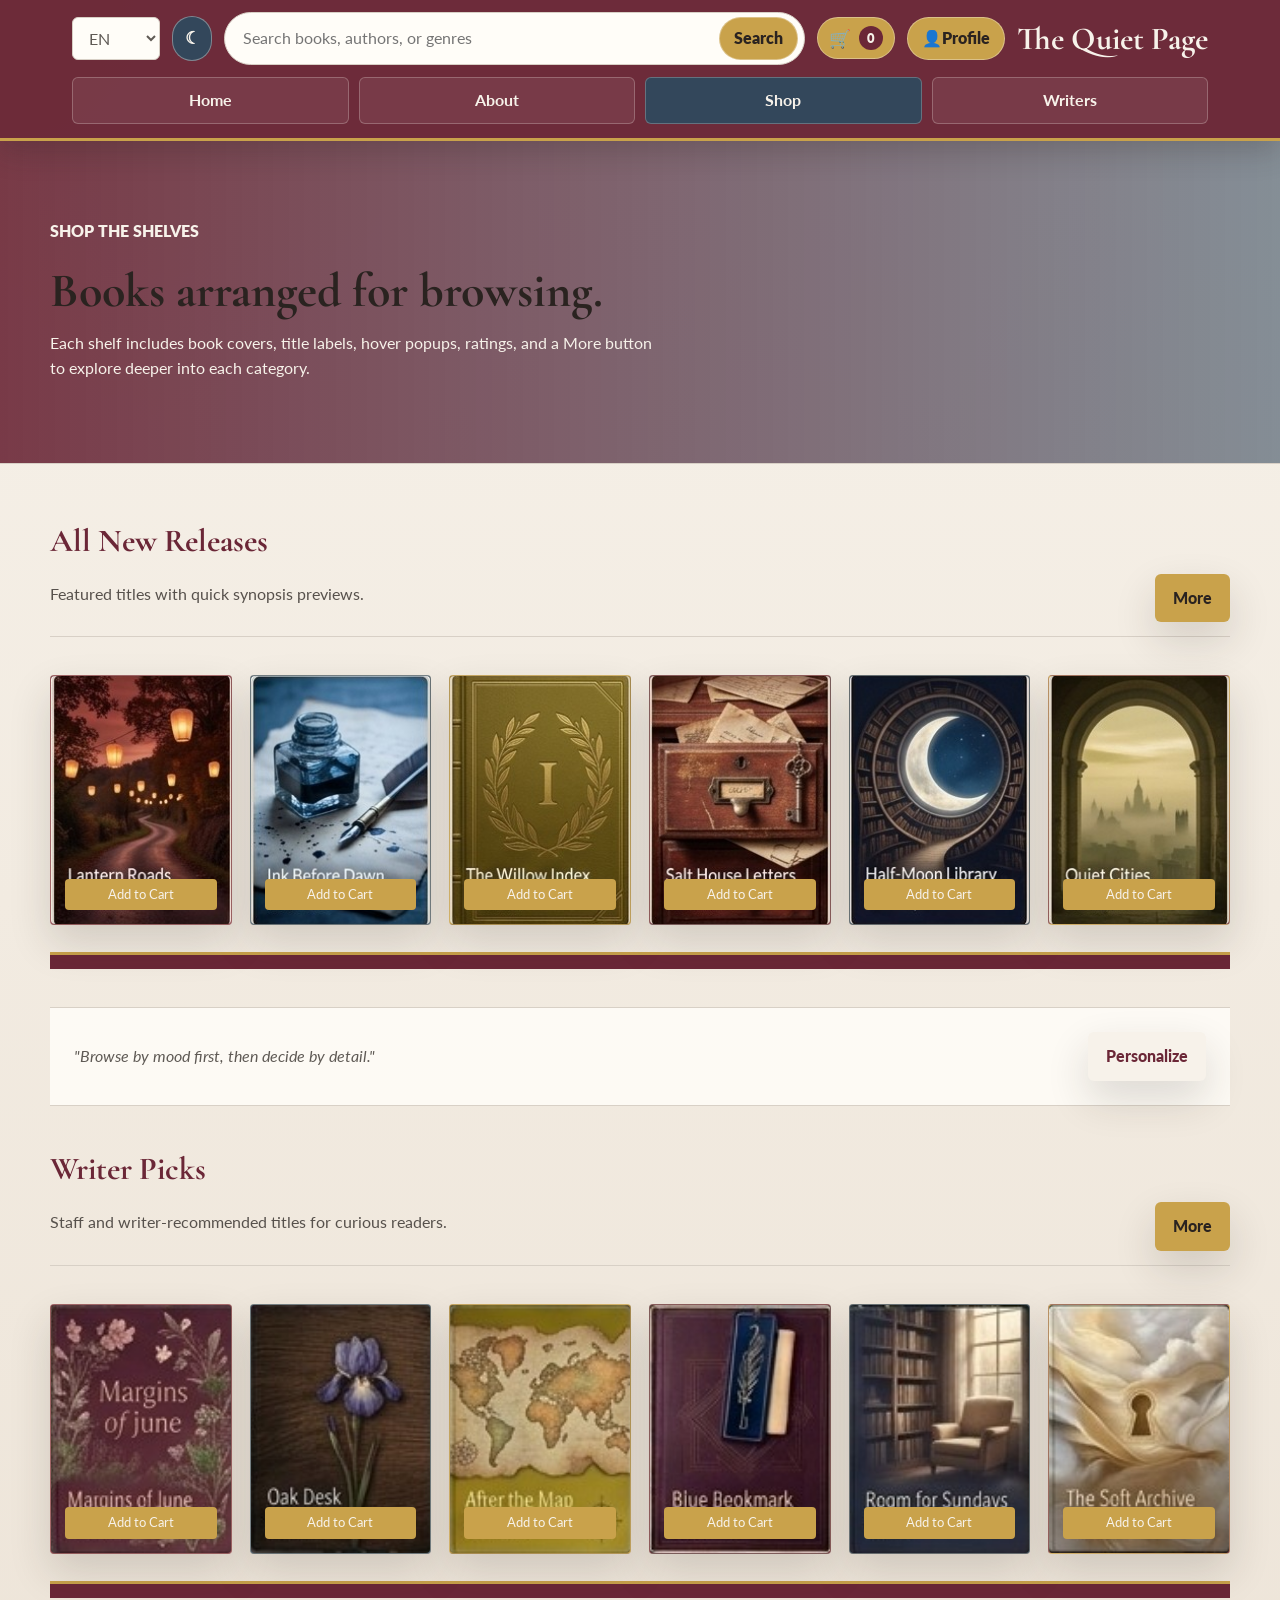
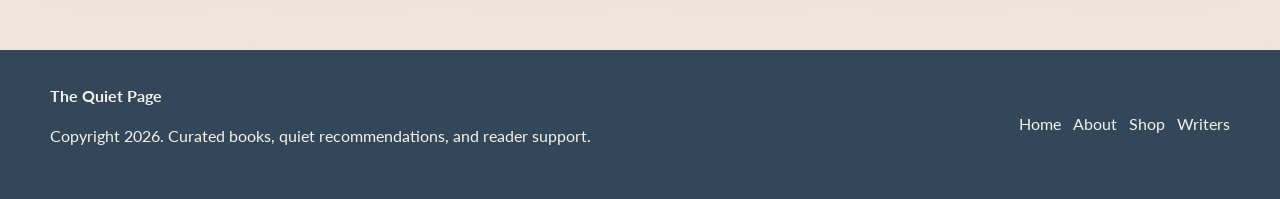
<file: shop.html>
<!doctype html>
<html lang="en">
<head>
  <meta charset="utf-8">
  <meta name="viewport" content="width=device-width, initial-scale=1">
  <title>The Quiet Page - Shop</title>
  <link rel="stylesheet" href="quietpage.css">
</head>
<body>
  <header class="site-header">
    <div class="utility-bar">
      <select class="language-select" aria-label="Language selector"><option>EN</option><option>BM</option><option>ZH</option></select>
      <button class="theme-toggle" type="button" aria-label="Switch dark or light mode">&#9790;</button>
      <form class="search-wrap" role="search"><input type="search" placeholder="Search books, authors, or genres" aria-label="Search books, authors, or genres"><button type="submit">Search</button></form>
      <a class="cart-button" href="cart.html" aria-label="Shopping cart"><span class="cart-icon" aria-hidden="true">&#128722;</span><span class="cart-count">2</span></a>
      <a class="icon-button profile-link" href="profile.html" aria-label="User profile">&#128100;Profile</a>
      <a class="logo" href="the-quiet-page-wireframe.html">The Quiet Page</a>
    </div>
    <nav class="main-nav">
      <a href="the-quiet-page-wireframe.html">Home</a>
      <a href="about.html">About</a>
      <a class="active" href="shop.html">Shop</a>
      <a href="writers.html">Writers</a>
    </nav>
  </header>

  <main>
    <section class="page-hero">
      <div class="hero-inner">
        <p class="eyebrow">Shop the shelves</p>
        <h1>Books arranged for browsing.</h1>
        <p>Each shelf includes book covers, title labels, hover popups, ratings, and a More button to explore deeper into each category.</p>
      </div>
    </section>

    <section class="page-section">
      <div class="section-heading"><div><h2>All New Releases</h2><p>Featured titles with quick synopsis previews.</p></div><a class="button" href="#">More</a></div>
      <div class="shelf">
        <article class="book" tabindex="0"><div class="popup"><h3>Lantern Roads</h3><p>A reflective road novel about friendship and home.</p><strong>Rating: 4.7 / 5</strong></div><div class="cover"><img src="image/LR.jpg" alt="Lantern Roads cover"><strong>Lantern Roads</strong><small>Mira Vale</small><button class="add-cart" data-book="Lantern Roads">Add to Cart</button></div></article>
        <article class="book" tabindex="0"><div class="popup"><h3>Ink Before Dawn</h3><p>A literary mystery in a small-town print shop.</p><strong>Rating: 4.5 / 5</strong></div><div class="cover"><img src="image/IBD 2.jpg" alt="Ink Before Dawn cover"><strong>Ink Before Dawn</strong><small>Noah Bell</small><button class="add-cart" data-book="Ink Before Dawn">Add to Cart</button></div></article>
        <article class="book" tabindex="0"><div class="popup"><h3>The Willow Index</h3><p>Soft science fiction about memory archives.</p><strong>Rating: 4.8 / 5</strong></div><div class="cover"><img src="image/TWI 3.jpg" alt="The Willow Index cover"><strong>The Willow Index</strong><small>Ari Chen</small><button class="add-cart" data-book="The Willow Index">Add to Cart</button></div></article>
        <article class="book" tabindex="0"><div class="popup"><h3>Salt House Letters</h3><p>A seaside family and a hidden inheritance.</p><strong>Rating: 4.4 / 5</strong></div><div class="cover"><img src="image/SHL 4.jpg" alt="Salt House Letters cover"><strong>Salt House Letters</strong><small>Elena Moor</small><button class="add-cart" data-book="Salt House Letters">Add to Cart</button></div></article>
        <article class="book" tabindex="0"><div class="popup"><h3>Half-Moon Library</h3><p>A librarian lends impossible books.</p><strong>Rating: 4.9 / 5</strong></div><div class="cover"><img src="image/HML 5.jpg" alt="Half-Moon Library cover"><strong>Half-Moon Library</strong><small>Jun Harper</small><button class="add-cart" data-book="Half-Moon Library">Add to Cart</button></div></article>
        <article class="book" tabindex="0"><div class="popup"><h3>Quiet Cities</h3><p>Essays on solitude and architecture.</p><strong>Rating: 4.6 / 5</strong></div><div class="cover"><img src="image/QC 6.jpg" alt="Quiet Cities cover"><strong>Quiet Cities</strong><small>Samira Holt</small><button class="add-cart" data-book="Quiet Cities">Add to Cart</button></div></article>
      </div>

      <div class="quote-band"><p>"Browse by mood first, then decide by detail."</p><a class="button secondary" href="the-quiet-page-wireframe.html#personalize">Personalize</a></div>

      <div class="section-heading"><div><h2>Writer Picks</h2><p>Staff and writer-recommended titles for curious readers.</p></div><a class="button" href="#">More</a></div>
      <div class="shelf">
        <article class="book" tabindex="0"><div class="popup"><h3>Margins of June</h3><p>A debut novel about annotations between strangers.</p><strong>Rating: 4.7 / 5</strong></div><div class="cover"><img src="image/MOJ 13.jpg" alt="Margins of June cover"><strong>Margins of June</strong><small>Kai Noor</small><button class="add-cart" data-book="Margins of June">Add to Cart</button></div></article>
        <article class="book" tabindex="0"><div class="popup"><h3>Oak Desk</h3><p>Creative nonfiction on daily writing practice.</p><strong>Rating: 4.1 / 5</strong></div><div class="cover"><img src="image/OD 14.jpg" alt="Oak Desk cover"><strong>Oak Desk</strong><small>Iris Stone</small><button class="add-cart" data-book="Oak Desk">Add to Cart</button></div></article>
        <article class="book" tabindex="0"><div class="popup"><h3>After the Map</h3><p>Adventure fantasy with found family stakes.</p><strong>Rating: 4.6 / 5</strong></div><div class="cover"><img src="image/AM 15.jpg" alt="After the Map cover"><strong>After the Map</strong><small>Ren Cole</small><button class="add-cart" data-book="After the Map">Add to Cart</button></div></article>
        <article class="book" tabindex="0"><div class="popup"><h3>Blue Bookmark</h3><p>A campus mystery about a rare-book curator.</p><strong>Rating: 4.4 / 5</strong></div><div class="cover"><img src="image/BB 16.jpg" alt="Blue Bookmark cover"><strong>Blue Bookmark</strong><small>Leah Moss</small><button class="add-cart" data-book="Blue Bookmark">Add to Cart</button></div></article>
        <article class="book" tabindex="0"><div class="popup"><h3>Room for Sundays</h3><p>Stories about chosen family and borrowed rooms.</p><strong>Rating: 4.5 / 5</strong></div><div class="cover"><img src="image/RFS 17.jpg" alt="Room for Sundays cover"><strong>Room for Sundays</strong><small>G. Voss</small><button class="add-cart" data-book="Room for Sundays">Add to Cart</button></div></article>
        <article class="book" tabindex="0"><div class="popup"><h3>The Soft Archive</h3><p>A speculative novel about saving memories from rain.</p><strong>Rating: 4.9 / 5</strong></div><div class="cover"><img src="image/TSA 18.jpg" alt="The Soft Archive cover"><strong>The Soft Archive</strong><small>Mae Lin</small><button class="add-cart" data-book="The Soft Archive-">Add to Cart</button></div></article>
      </div>
    </section>
  </main>

  <footer class="site-footer">
    <div class="footer-inner">
      <div><strong>The Quiet Page</strong><p>Copyright 2026. Curated books, quiet recommendations, and reader support.</p></div>
      <div class="footer-links"><a href="the-quiet-page-wireframe.html">Home</a><a href="about.html">About</a><a href="shop.html">Shop</a><a href="writers.html">Writers</a></div>
    </div>
  </footer>
  <button class="back-top" type="button">Top</button>
  <script src="quietpage.js"></script>
</body>
</html>
</file>
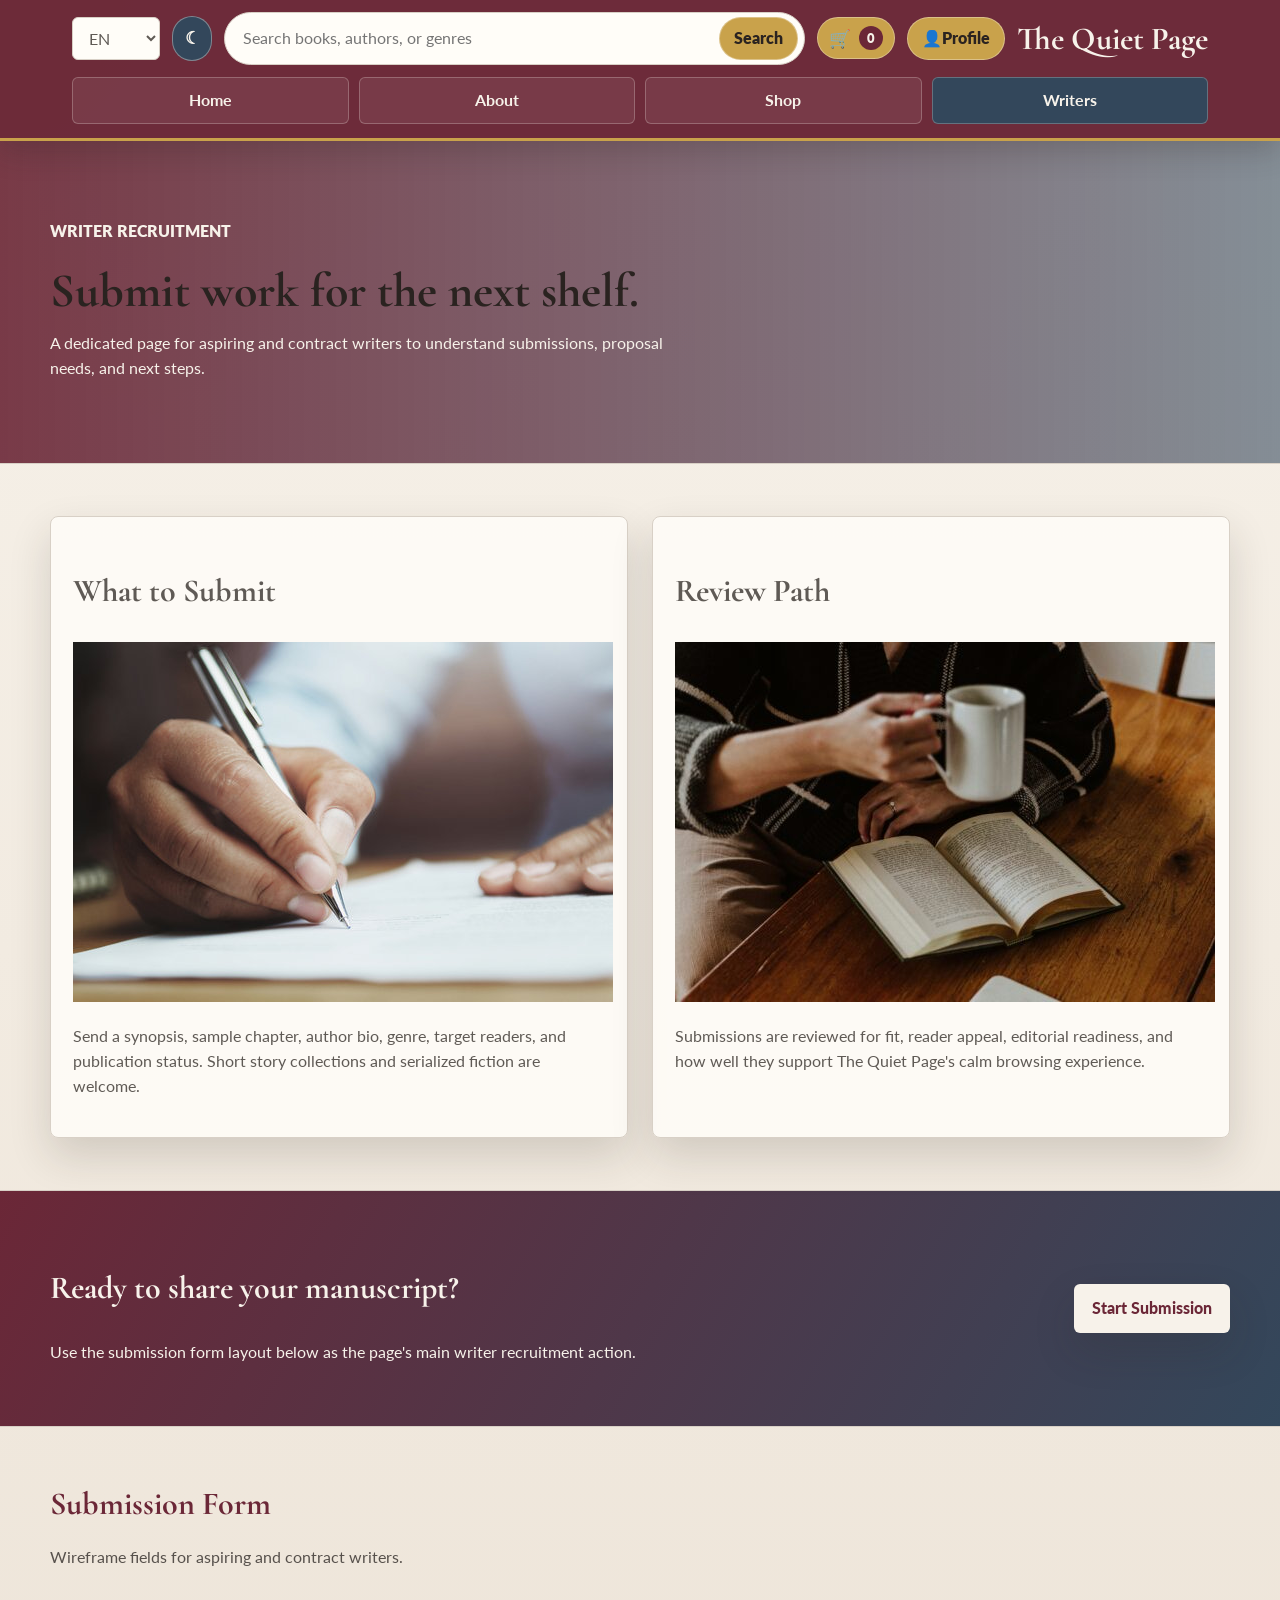
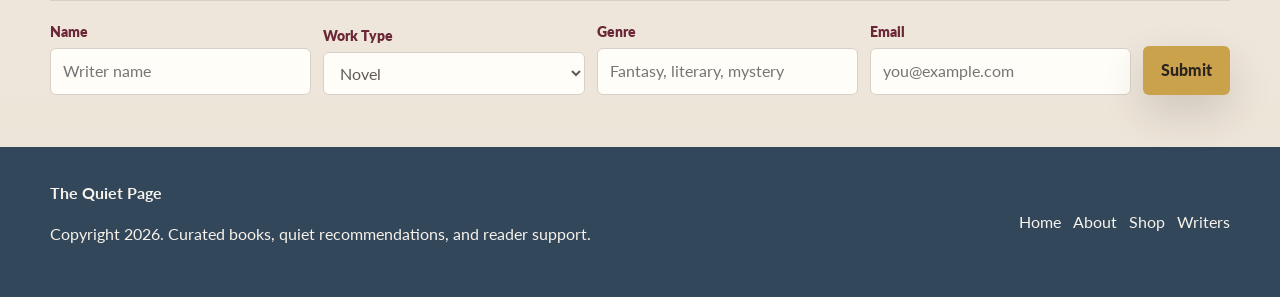
<file: writers.html>
<!doctype html>
<html lang="en">
<head>
  <meta charset="utf-8">
  <meta name="viewport" content="width=device-width, initial-scale=1">
  <title>The Quiet Page - Writers</title>
  <link rel="stylesheet" href="quietpage.css">
</head>
<body>
  <header class="site-header">
    <div class="utility-bar">
      <select class="language-select" aria-label="Language selector"><option>EN</option><option>BM</option><option>ZH</option></select>
      <button class="theme-toggle" type="button" aria-label="Switch dark or light mode">&#9790;</button>
      <form class="search-wrap" role="search"><input type="search" placeholder="Search books, authors, or genres" aria-label="Search books, authors, or genres"><button type="submit">Search</button></form>
      <a class="cart-button" href="cart.html" aria-label="Shopping cart"><span class="cart-icon" aria-hidden="true">&#128722;</span><span class="cart-count">2</span></a>
      <a class="icon-button profile-link" href="profile.html" aria-label="User profile">&#128100;Profile</a>
      <a class="logo" href="the-quiet-page-wireframe.html">The Quiet Page</a>
    </div>
    <nav class="main-nav">
      <a href="the-quiet-page-wireframe.html">Home</a>
      <a href="about.html">About</a>
      <a href="shop.html">Shop</a>
      <a class="active" href="writers.html">Writers</a>
    </nav>
  </header>

  <main>
    <section class="page-hero">
      <div class="hero-inner">
        <p class="eyebrow">Writer recruitment</p>
        <h1>Submit work for the next shelf.</h1>
        <p>A dedicated page for aspiring and contract writers to understand submissions, proposal needs, and next steps.</p>
      </div>
    </section>

    <section class="page-section">
      <div class="content-grid">
        <article class="content-card">
          <h2>What to Submit</h2>
          <img class="content-photo" src="image/write.jpg" alt="Writer working on a manuscript">
          <p>Send a synopsis, sample chapter, author bio, genre, target readers, and publication status. Short story collections and serialized fiction are welcome.</p>
        </article>
        <article class="content-card">
          <h2>Review Path</h2>
          <img class="content-photo" src="image/submit.jpg" alt="Editor reviewing manuscript pages">
          <p>Submissions are reviewed for fit, reader appeal, editorial readiness, and how well they support The Quiet Page's calm browsing experience.</p>
        </article>
      </div>
    </section>

    <section class="writer-callout">
      <div class="panel-inner">
        <div>
          <h2>Ready to share your manuscript?</h2>
          <p>Use the submission form layout below as the page's main writer recruitment action.</p>
        </div>
        <a class="button secondary" href="#submit">Start Submission</a>
      </div>
    </section>

    <section class="page-section" id="submit">
      <div class="section-heading"><div><h2>Submission Form</h2><p>Wireframe fields for aspiring and contract writers.</p></div></div>
      <form class="form-grid">
        <div class="field"><label for="writer-name">Name</label><input id="writer-name" placeholder="Writer name"></div>
        <div class="field"><label for="work-type">Work Type</label><select id="work-type"><option>Novel</option><option>Short Stories</option><option>Poetry</option><option>Nonfiction</option></select></div>
        <div class="field"><label for="writer-genre">Genre</label><input id="writer-genre" placeholder="Fantasy, literary, mystery"></div>
        <div class="field"><label for="writer-email">Email</label><input id="writer-email" type="email" placeholder="you@example.com"></div>
        <button class="button" type="submit">Submit</button>
      </form>
    </section>
  </main>

  <footer class="site-footer">
    <div class="footer-inner">
      <div><strong>The Quiet Page</strong><p>Copyright 2026. Curated books, quiet recommendations, and reader support.</p></div>
      <div class="footer-links"><a href="the-quiet-page-wireframe.html">Home</a><a href="about.html">About</a><a href="shop.html">Shop</a><a href="writers.html">Writers</a></div>
    </div>
  </footer>
  <button class="back-top" type="button">Top</button>
  <script src="quietpage.js"></script>
</body>
</html>
</file>
<file: quietpage.css>
@import url("https://fonts.googleapis.com/css2?family=Cormorant+Garamond:wght@500;600;700&family=Lato:wght@400;700;900&display=swap");

:root {
  font-size: 16px;
  --primary: #6B2737;
  --secondary: #33475B;
  --accent: #C9A24B;
  --background: #F7F2EA;
  --text: #2A2320;
  --neutral: #D8D0C6;
  --soft-text: #5F5A55;
  --cream-deep: #EDE4D8;
  --white: #FFFDF8;
  --shadow: 0 18px 42px rgba(42, 35, 32, 0.16);
}

[data-theme="dark"] {
  --primary: #8C3A4D;
  --secondary: #4A6580;
  --accent: #D4B463;
  --background: #1C1B22;
  --text: #EDE6DA;
  --neutral: #3A3630;
  --soft-text: #6A625C;
  --cream-deep: #28262D;
  --white: #242228;
  --shadow: 0 18px 42px rgba(0, 0, 0, 0.36);
}

* {
  box-sizing: border-box;
}

html {
  scroll-behavior: smooth;
}

body {
  margin: 0;
  font-family: "Lato", Arial, sans-serif;
  font-size: 16px;
  color: var(--text);
  background:
    radial-gradient(circle at top left, rgba(201, 162, 75, 0.18), transparent 28rem),
    linear-gradient(180deg, var(--background), var(--cream-deep));
  line-height: 1.55;
}

a {
  color: inherit;
  text-decoration: none;
}

button,
input,
select,
textarea {
  font: inherit;
}

.site-header {
  position: sticky;
  top: 0;
  z-index: 20;
  background: rgba(107, 39, 55, 0.98);
  color: var(--background);
  border-bottom: 3px solid var(--accent);
  box-shadow: 0 10px 28px rgba(42, 35, 32, 0.24);
}

.utility-bar {
  display: grid;
  grid-template-columns: auto auto minmax(170px, 1fr) auto auto auto;
  gap: 12px;
  align-items: center;
  max-width: 1180px;
  margin: 0 auto;
  padding: 12px 22px;
}

.language-select,
.field input,
.field select,
.field textarea {
  border: 1px solid var(--neutral);
  border-radius: 6px;
  background: var(--white);
  color: var(--soft-text);
  padding: 10px 12px;
}

.language-select {
  min-width: 88px;
}

.search-wrap {
  display: flex;
  align-items: center;
  background: var(--white);
  border: 1px solid var(--neutral);
  border-radius: 999px;
  padding: 4px 6px 4px 16px;
}

.search-wrap input {
  width: 100%;
  min-width: 0;
  border: 0;
  outline: 0;
  background: transparent;
  color: var(--soft-text);
}

.search-wrap button,
.icon-button,
.cart-button,
.theme-toggle {
  display: inline-flex;
  align-items: center;
  justify-content: center;
  min-height: 38px;
  border: 1px solid rgba(247, 242, 234, 0.38);
  border-radius: 999px;
  background: var(--accent);
  color: var(--text);
  padding: 8px 14px;
  font-weight: 800;
  cursor: pointer;
}

.cart-button {
  gap: 8px;
  white-space: nowrap;
  min-width: 46px;
  padding-inline: 11px;
}

.cart-count {
  display: inline-grid;
  place-items: center;
  min-width: 24px;
  height: 24px;
  border-radius: 50%;
  background: var(--primary);
  color: var(--background);
  font-size: 0.82rem;
}

.cart-icon {
  display: inline-block;
  font-size: 1.1rem;
  line-height: 1;
}

.theme-toggle {
  background: var(--secondary);
  color: var(--background);
  white-space: nowrap;
  width: 40px;
  min-width: 40px;
  padding: 8px;
  font-size: 1.08rem;
}

.profile-link {
  text-decoration: none;
}

.logo {
  justify-self: end;
  font-family: "Cormorant Garamond", Garamond, Georgia, serif;
  font-size: 32px;
  font-weight: 700;
  white-space: nowrap;
}

.main-nav {
  max-width: 1180px;
  margin: 0 auto;
  padding: 0 22px 14px;
  display: grid;
  grid-template-columns: repeat(4, minmax(96px, 1fr));
  gap: 10px;
}

.main-nav a {
  text-align: center;
  border: 1px solid rgba(247, 242, 234, 0.25);
  border-radius: 6px;
  padding: 10px 12px;
  background: rgba(247, 242, 234, 0.08);
  font-weight: 700;
}

.main-nav a:hover,
.main-nav a:focus-visible,
.main-nav .active {
  background: var(--secondary);
  color: var(--background);
  outline: none;
}

.hero,
.page-hero {
  min-height: 430px;
  display: grid;
  align-items: end;
  background:
    linear-gradient(90deg, rgba(107, 39, 55, 0.9), rgba(51, 71, 91, 0.58)),
    url("https://www.publishcentral.com.au/wp-content/uploads/2023/05/book-pile-of-must-read-books-scaled1.jpeg") center/cover;
  border-bottom: 1px solid var(--neutral);
}

.hero-inner video {
  width: 100%;
  max-width: 500px;
  border-radius: 8px;
  margin: 1rem 0;
  display: block;
}

.page-hero {
  min-height: 320px;
}

.hero-inner,
.panel-inner,
.page-section {
  width: min(1180px, calc(100% - 44px));
  margin: 0 auto;
}

.hero-inner {
  padding: 78px 0 58px;
}

.eyebrow {
  margin: 0 0 8px;
  color: var(--accent);
  font-weight: 800;
  text-transform: uppercase;
  font-size: 0.85rem;
}

h1,
h2,
h3 {
  font-family: "Cormorant Garamond", Garamond, Georgia, serif;
  letter-spacing: 0;
}

h1 {
  font-size: 48px;
}

h2 {
  font-size: 32px;
}

h3 {
  font-size: 24px;
}

.hero h1,
.page-hero h1 {
  max-width: 760px;
  margin: 0 0 16px;
  font-size: 48px;
  line-height: 1;
}

.page-hero h1 {
  font-size: 48px;
}

.hero p,
.page-hero p {
  max-width: 620px;
  margin: 0 0 24px;
  color: var(--background);
  font-size: 16px;
}

.hero-actions,
.footer-links {
  display: flex;
  flex-wrap: wrap;
  gap: 12px;
}

.button {
  display: inline-flex;
  align-items: center;
  justify-content: center;
  border: 0;
  border-radius: 6px;
  background: var(--accent);
  color: var(--text);
  padding: 12px 18px;
  font-weight: 900;
  cursor: pointer;
  box-shadow: var(--shadow);
}

.button.secondary {
  background: var(--background);
  color: var(--primary);
}

.ticker {
  overflow: hidden;
  background: var(--secondary);
  color: var(--background);
  border-block: 1px solid var(--neutral);
}

.ticker-track {
  display: flex;
  width: max-content;
  animation: scrollOffers 26s linear infinite;
}

.ticker span {
  padding: 13px 42px;
  white-space: nowrap;
  font-weight: 800;
}

@keyframes scrollOffers {
  from { transform: translateX(0); }
  to { transform: translateX(-50%); }
}

.page-section {
  padding: 52px 0;
}

.section-heading {
  display: flex;
  align-items: end;
  justify-content: space-between;
  gap: 18px;
  margin-bottom: 20px;
  border-bottom: 1px solid var(--neutral);
  padding-bottom: 14px;
}

.section-heading h2 {
  margin: 0;
  color: var(--primary);
  font-size: 32px;
}

.section-heading p,
.page-section p,
.panel-inner p {
  color: color-mix(in srgb, var(--text) 78%, var(--background));
}

.shelf {
  position: relative;
  display: grid;
  grid-template-columns: repeat(6, minmax(115px, 1fr));
  gap: 18px;
  align-items: end;
  padding: 18px 0 30px;
  border-bottom: 14px solid var(--primary);
  box-shadow: inset 0 -3px 0 var(--accent);
}

.book {
  position: relative;
  min-width: 0;
}

.cover {
  height: clamp(175px, 22vw, 250px);
  border: 1px solid rgba(226, 207, 173, 0.3);
  border-radius: 4px;
  display: grid;
  align-content: end;
  padding: 14px;
  color: var(--background);
  box-shadow: var(--shadow);
  transform-origin: bottom;
  transition: transform 160ms ease, box-shadow 160ms ease;
  position: relative;
}

.cover img {
  position: absolute;
  top: 0;
  left: 0;
  width: 100%;
  height: 100%;
  object-fit: cover;
  border-radius: inherit;
  z-index: 0;
}

.book:nth-child(1) .cover { background: linear-gradient(145deg, var(--primary), #8A3B4D); }
.book:nth-child(2) .cover { background: linear-gradient(145deg, var(--secondary), #4B6176); }
.book:nth-child(3) .cover { background: linear-gradient(145deg, #8A6A27, var(--accent)); }
.book:nth-child(4) .cover { background: linear-gradient(145deg, #4B2A36, var(--primary)); }
.book:nth-child(5) .cover { background: linear-gradient(145deg, #2F3E50, var(--secondary)); }
.book:nth-child(6) .cover { background: linear-gradient(145deg, var(--accent), #6B2737); }

.cover strong {
  display: block;
  font-size: 16px;
  line-height: 1.15;
}

.cover small {
  display: block;
  margin-top: 8px;
  color: var(--cream-deep);
  font-size: 14px;
}

.book:hover .cover,
.book:focus-within .cover {
  transform: translateY(-8px) scale(1.03);
  box-shadow: 0 20px 36px rgba(0, 0, 0, 0.48);
}

.popup {
  position: absolute;
  left: 50%;
  bottom: calc(100% + 12px);
  z-index: 12;
  width: min(260px, 82vw);
  transform: translate(-50%, 8px);
  opacity: 0;
  pointer-events: none;
  border: 1px solid var(--neutral);
  border-radius: 8px;
  background: var(--white);
  padding: 14px;
  box-shadow: var(--shadow);
  transition: opacity 160ms ease, transform 160ms ease;
}

.book:hover .popup,
.book:focus-within .popup {
  opacity: 1;
  transform: translate(-50%, 0);
}

.popup h3 {
  margin: 0 0 6px;
  color: var(--primary);
  font-size: 24px;
}

.popup p {
  margin: 0 0 8px;
  color: color-mix(in srgb, var(--text) 78%, var(--background));
  font-size: 16px;
}

.add-cart {
  margin-top: 8px;
  padding: 6px 10px;
  font-size: 0.8rem;
  border: none;
  border-radius: 4px;
  background: var(--accent);
  color: var(--background);
  cursor: pointer;
}

.add-cart {
  position: relative;
  z-index: 2;
  margin-top: 8px;
  padding: 6px 10px;
  font-size: 0.8rem;
  border: none;
  border-radius: 4px;
  background: var(--accent);
  color: var(--background);
  cursor: pointer;
  display: block;
}

.cart-items {
  list-style: none;
  padding: 0;
}

.cart-items li {
  display: flex;
  justify-content: space-between;
  align-items: center;
  padding: 12px 0;
  border-bottom: 1px solid var(--neutral);
}

.remove-item {
  background: none;
  border: 1px solid var(--neutral);
  border-radius: 4px;
  padding: 4px 10px;
  cursor: pointer;
  font-size: 0.8rem;
}

.quote-band,
.personalize-panel,
.contact-section,
.writer-callout,
.content-card {
  background: rgba(255, 253, 248, 0.86);
  border-block: 1px solid var(--neutral);
}

.quote-band {
  display: grid;
  grid-template-columns: 1fr auto;
  gap: 18px;
  align-items: center;
  margin: 38px 0;
  padding: 24px;
}

.quote-band p {
  margin: 0;
  color: var(--soft-text);
  font-size: 16px;
  font-style: italic;
}

.personalize-panel,
.contact-section,
.writer-callout {
  padding: 46px 0;
}

.form-grid {
  display: grid;
  grid-template-columns: repeat(4, minmax(160px, 1fr)) auto;
  gap: 12px;
  align-items: end;
}

.field label {
  display: block;
  margin-bottom: 6px;
  color: var(--primary);
  font-weight: 800;
  font-size: 14px;
}

.field input,
.field select,
.field textarea {
  width: 100%;
}

.content-grid,
.contact-grid {
  display: grid;
  grid-template-columns: repeat(2, minmax(240px, 1fr));
  gap: 24px;
}

.content-card {
  border: 1px solid var(--neutral);
  border-radius: 8px;
  padding: 22px;
  box-shadow: var(--shadow);
  color: var(--soft-text);
}

.content-card h2,
.content-card h3,
.content-card p,
.content-card span,
.content-card strong {
  color: var(--soft-text);
}

.palette-strip {
  display: grid;
  grid-template-columns: repeat(5, 1fr);
  gap: 8px;
  margin-top: 16px;
}

.swatch {
  min-height: 56px;
  border: 1px solid var(--neutral);
  border-radius: 6px;
  padding: 8px;
  color: var(--background);
  font-size: 0.78rem;
  font-weight: 800;
}

.swatch.primary { background: #6B2737; }
.swatch.secondary { background: #33475B; }
.swatch.accent { background: #C9A24B; color: #2A2320; }
.swatch.cream { background: #F7F2EA; color: #2A2320; }
.swatch.neutral { background: #D8D0C6; color: #2A2320; }

.summary-list,
.settings-list {
  display: grid;
  gap: 12px;
  margin: 0;
  padding: 0;
  list-style: none;
}

.summary-list li,
.settings-list li {
  display: flex;
  justify-content: space-between;
  gap: 18px;
  border-bottom: 1px solid var(--neutral);
  padding-bottom: 10px;
}

.profile-card {
  background: #FFFDF8;
  color: #5F5A55;
}

.profile-card h2,
.profile-card h3,
.profile-card p,
.profile-card span,
.profile-card strong,
.profile-card label {
  color: #5F5A55;
}

.profile-card .field label {
  color: #6B2737;
}

.profile-card input,
.profile-card select,
.profile-card textarea {
  background: #F7F2EA;
  border-color: #D8D0C6;
  color: #5F5A55;
}

.settings-form {
  display: grid;
  gap: 12px;
}

.setting-option {
  display: grid;
  grid-template-columns: minmax(140px, 1fr) minmax(130px, 0.8fr);
  gap: 14px;
  align-items: center;
  border-bottom: 1px solid #D8D0C6;
  padding-bottom: 10px;
  font-weight: 800;
}

.setting-option select {
  width: 100%;
  border: 1px solid #D8D0C6;
  border-radius: 6px;
  background: #F7F2EA;
  color: #5F5A55;
  padding: 9px 10px;
}

.social-list,
.email-form {
  display: grid;
  gap: 12px;
}

.social-list a {
  display: flex;
  align-items: center;
  justify-content: space-between;
  border: 1px solid var(--neutral);
  border-radius: 6px;
  background: var(--white);
  padding: 12px 14px;
  font-weight: 800;
}

.writer-callout {
  background: linear-gradient(120deg, var(--primary), var(--secondary));
  color: var(--background);
}

.writer-callout h2,
.writer-callout p {
  color: var(--background);
}

.writer-callout .panel-inner {
  display: grid;
  grid-template-columns: 1fr auto;
  gap: 22px;
  align-items: center;
}

.site-footer {
  background: var(--secondary);
  color: var(--background);
  padding: 34px 22px;
}

.footer-inner {
  max-width: 1180px;
  margin: 0 auto;
  display: grid;
  grid-template-columns: 1fr auto;
  gap: 18px;
  align-items: center;
}

.back-top {
  position: fixed;
  right: 20px;
  bottom: 20px;
  z-index: 30;
  width: 52px;
  height: 52px;
  border: 0;
  border-radius: 50%;
  background: var(--accent);
  color: var(--text);
  box-shadow: var(--shadow);
  cursor: pointer;
  opacity: 0;
  transform: translateY(12px);
  transition: opacity 160ms ease, transform 160ms ease;
  font-weight: 900;
}

.back-top.show {
  opacity: 1;
  transform: translateY(0);
}

@media (max-width: 960px) {
  .utility-bar {
    grid-template-columns: auto auto 1fr auto auto;
  }

  .logo {
    grid-column: 1 / -1;
    justify-self: end;
  }

  .main-nav,
  .shelf,
  .form-grid,
  .content-grid,
  .contact-grid,
  .writer-callout .panel-inner,
  .footer-inner {
    grid-template-columns: 1fr 1fr;
  }

  .form-grid .button,
  .email-form,
  .writer-callout .button {
    grid-column: 1 / -1;
  }
}

@media (max-width: 640px) {
  .utility-bar,
  .main-nav,
  .shelf,
  .form-grid,
  .content-grid,
  .contact-grid,
  .writer-callout .panel-inner,
  .footer-inner,
  .quote-band {
    grid-template-columns: 1fr;
  }

  .logo {
    justify-self: start;
  }

  .hero {
    min-height: 500px;
  }

  .section-heading {
    align-items: start;
    flex-direction: column;
  }
}
</file>
